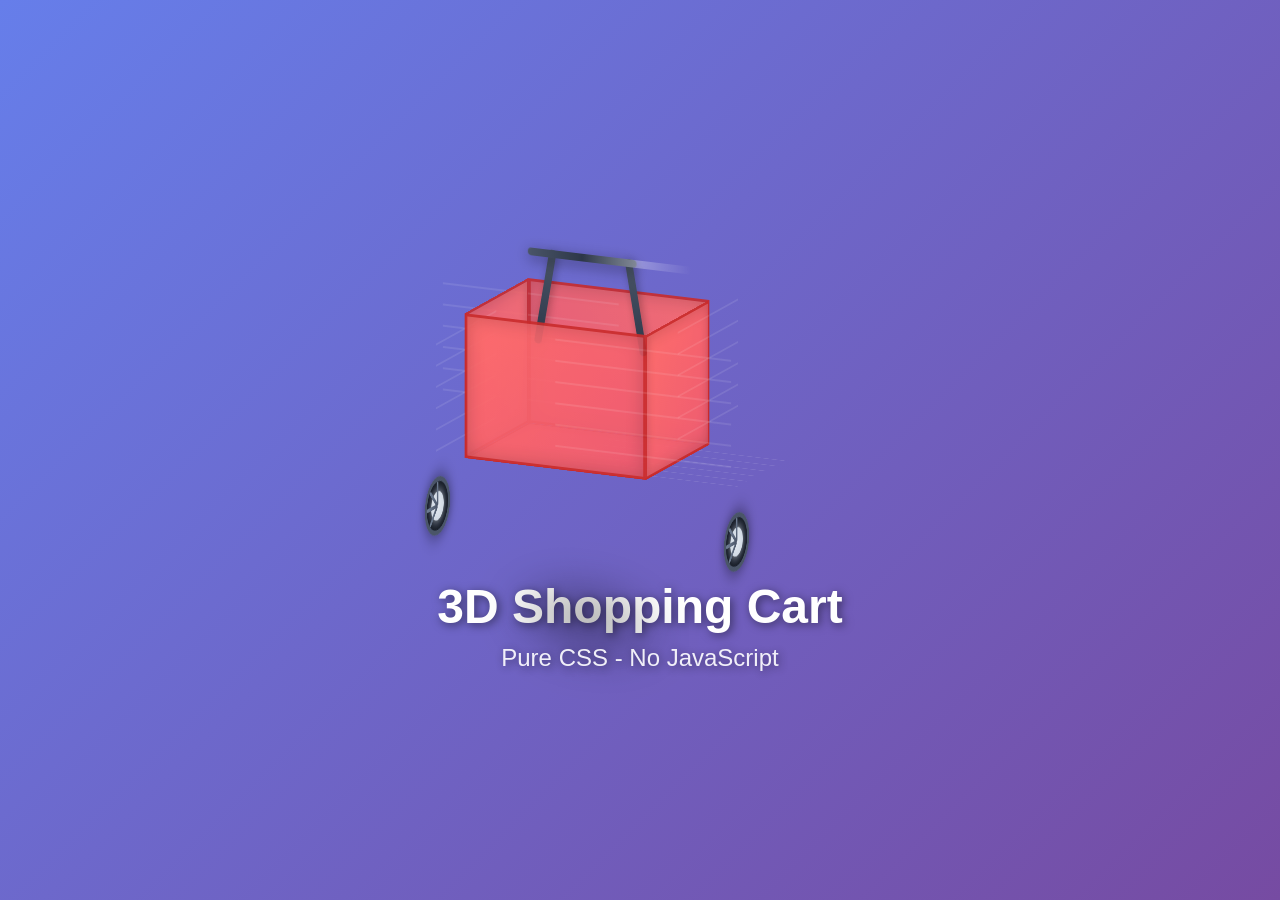
<file: Mini_Web_project/Lecture10/index.html>
<!DOCTYPE html>
<html lang="en">
<head>
    <meta charset="UTF-8">
    <meta name="viewport" content="width=device-width, initial-scale=1.0">
    <title>3D Shopping Cart - Pure CSS</title>
    <link rel="stylesheet" href="style.css">
</head>
<body>
    <div class="container">
        <div class="cart-wrapper">
            <div class="cart">
                <!-- Cart Body -->
                <div class="cart-body">
                    <div class="face front"></div>
                    <div class="face back"></div>
                    <div class="face left"></div>
                    <div class="face right"></div>
                    <div class="face bottom"></div>
                </div>
                
                <!-- Cart Handle -->
                <div class="handle">
                    <div class="handle-bar left-bar"></div>
                    <div class="handle-bar right-bar"></div>
                    <div class="handle-top"></div>
                </div>
                
                <!-- Cart Wheels -->
                <div class="wheels">
                    <div class="wheel wheel-left">
                        <div class="wheel-inner"></div>
                        <div class="spoke spoke-1"></div>
                        <div class="spoke spoke-2"></div>
                        <div class="spoke spoke-3"></div>
                        <div class="spoke spoke-4"></div>
                    </div>
                    <div class="wheel wheel-right">
                        <div class="wheel-inner"></div>
                        <div class="spoke spoke-1"></div>
                        <div class="spoke spoke-2"></div>
                        <div class="spoke spoke-3"></div>
                        <div class="spoke spoke-4"></div>
                    </div>
                </div>
            </div>
        </div>
        
        <div class="info">
            <h1>3D Shopping Cart</h1>
            <p>Pure CSS - No JavaScript</p>
        </div>
    </div>
</body>
</html>
</file>
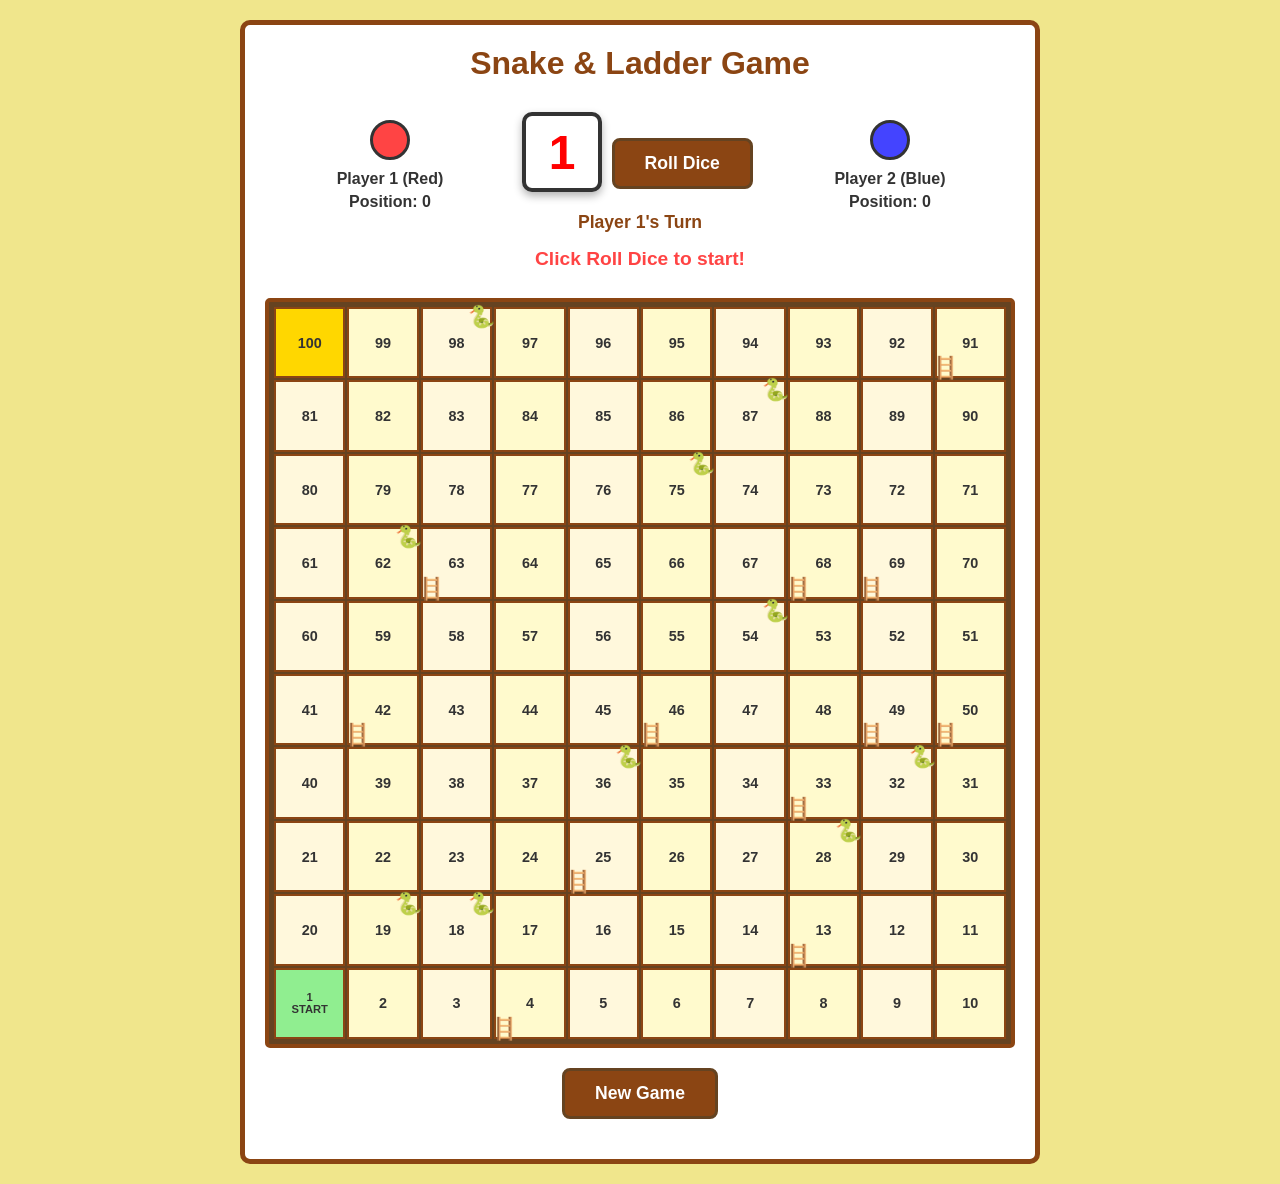
<file: Mini_Web_project/Lecture11/index.html>
<!DOCTYPE html>
<html lang="en">
<head>
    <meta charset="UTF-8">
    <meta name="viewport" content="width=device-width, initial-scale=1.0">
    <title>Snake & Ladder Game</title>
    <link rel="stylesheet" href="style.css">
</head>
<body>
    <div class="container">
        <h1>Snake & Ladder Game</h1>
        
        <div class="game-controls">
            <div class="player-section">
                <div class="player red-player">
                    <div class="player-token"></div>
                    <p>Player 1 (Red)</p>
                    <p>Position: <span id="p1-pos">0</span></p>
                </div>
                
                <div class="dice-container">
                    <div class="dice" id="dice">1</div>
                    <button class="btn" id="rollBtn">Roll Dice</button>
                    <p class="turn-info" id="turnInfo">Player 1's Turn</p>
                </div>
                
                <div class="player blue-player">
                    <div class="player-token"></div>
                    <p>Player 2 (Blue)</p>
                    <p>Position: <span id="p2-pos">0</span></p>
                </div>
            </div>
            
            <p class="message" id="message">Click Roll Dice to start!</p>
        </div>

        <div class="board">
            <!-- Row 10 (100-91) -->
            <div class="cell" data-cell="100">100</div>
            <div class="cell" data-cell="99">99</div>
            <div class="cell" data-cell="98">98<span class="snake-head">🐍</span></div>
            <div class="cell" data-cell="97">97</div>
            <div class="cell" data-cell="96">96</div>
            <div class="cell" data-cell="95">95</div>
            <div class="cell" data-cell="94">94</div>
            <div class="cell" data-cell="93">93</div>
            <div class="cell" data-cell="92">92</div>
            <div class="cell" data-cell="91">91<span class="ladder-top">🪜</span></div>

            <!-- Row 9 (81-90) -->
            <div class="cell" data-cell="81">81</div>
            <div class="cell" data-cell="82">82</div>
            <div class="cell" data-cell="83">83</div>
            <div class="cell" data-cell="84">84</div>
            <div class="cell" data-cell="85">85</div>
            <div class="cell" data-cell="86">86</div>
            <div class="cell" data-cell="87">87<span class="snake-head">🐍</span></div>
            <div class="cell" data-cell="88">88</div>
            <div class="cell" data-cell="89">89</div>
            <div class="cell" data-cell="90">90</div>

            <!-- Row 8 (80-71) -->
            <div class="cell" data-cell="80">80</div>
            <div class="cell" data-cell="79">79</div>
            <div class="cell" data-cell="78">78</div>
            <div class="cell" data-cell="77">77</div>
            <div class="cell" data-cell="76">76</div>
            <div class="cell" data-cell="75">75<span class="snake-head">🐍</span></div>
            <div class="cell" data-cell="74">74</div>
            <div class="cell" data-cell="73">73</div>
            <div class="cell" data-cell="72">72</div>
            <div class="cell" data-cell="71">71</div>

            <!-- Row 7 (61-70) -->
            <div class="cell" data-cell="61">61</div>
            <div class="cell" data-cell="62">62<span class="snake-head">🐍</span></div>
            <div class="cell" data-cell="63">63<span class="ladder-top">🪜</span></div>
            <div class="cell" data-cell="64">64</div>
            <div class="cell" data-cell="65">65</div>
            <div class="cell" data-cell="66">66</div>
            <div class="cell" data-cell="67">67</div>
            <div class="cell" data-cell="68">68<span class="ladder-bottom">🪜</span></div>
            <div class="cell" data-cell="69">69<span class="ladder-top">🪜</span></div>
            <div class="cell" data-cell="70">70</div>

            <!-- Row 6 (60-51) -->
            <div class="cell" data-cell="60">60</div>
            <div class="cell" data-cell="59">59</div>
            <div class="cell" data-cell="58">58</div>
            <div class="cell" data-cell="57">57</div>
            <div class="cell" data-cell="56">56</div>
            <div class="cell" data-cell="55">55</div>
            <div class="cell" data-cell="54">54<span class="snake-head">🐍</span></div>
            <div class="cell" data-cell="53">53</div>
            <div class="cell" data-cell="52">52</div>
            <div class="cell" data-cell="51">51</div>

            <!-- Row 5 (41-50) -->
            <div class="cell" data-cell="41">41</div>
            <div class="cell" data-cell="42">42<span class="ladder-bottom">🪜</span></div>
            <div class="cell" data-cell="43">43</div>
            <div class="cell" data-cell="44">44</div>
            <div class="cell" data-cell="45">45</div>
            <div class="cell" data-cell="46">46<span class="ladder-top">🪜</span></div>
            <div class="cell" data-cell="47">47</div>
            <div class="cell" data-cell="48">48</div>
            <div class="cell" data-cell="49">49<span class="ladder-top">🪜</span></div>
            <div class="cell" data-cell="50">50<span class="ladder-bottom">🪜</span></div>

            <!-- Row 4 (40-31) -->
            <div class="cell" data-cell="40">40</div>
            <div class="cell" data-cell="39">39</div>
            <div class="cell" data-cell="38">38</div>
            <div class="cell" data-cell="37">37</div>
            <div class="cell" data-cell="36">36<span class="snake-tail">🐍</span></div>
            <div class="cell" data-cell="35">35</div>
            <div class="cell" data-cell="34">34</div>
            <div class="cell" data-cell="33">33<span class="ladder-bottom">🪜</span></div>
            <div class="cell" data-cell="32">32<span class="snake-tail">🐍</span></div>
            <div class="cell" data-cell="31">31</div>

            <!-- Row 3 (21-30) -->
            <div class="cell" data-cell="21">21</div>
            <div class="cell" data-cell="22">22</div>
            <div class="cell" data-cell="23">23</div>
            <div class="cell" data-cell="24">24</div>
            <div class="cell" data-cell="25">25<span class="ladder-top">🪜</span></div>
            <div class="cell" data-cell="26">26</div>
            <div class="cell" data-cell="27">27</div>
            <div class="cell" data-cell="28">28<span class="snake-tail">🐍</span></div>
            <div class="cell" data-cell="29">29</div>
            <div class="cell" data-cell="30">30</div>

            <!-- Row 2 (20-11) -->
            <div class="cell" data-cell="20">20</div>
            <div class="cell" data-cell="19">19<span class="snake-tail">🐍</span></div>
            <div class="cell" data-cell="18">18<span class="snake-tail">🐍</span></div>
            <div class="cell" data-cell="17">17</div>
            <div class="cell" data-cell="16">16</div>
            <div class="cell" data-cell="15">15</div>
            <div class="cell" data-cell="14">14</div>
            <div class="cell" data-cell="13">13<span class="ladder-bottom">🪜</span></div>
            <div class="cell" data-cell="12">12</div>
            <div class="cell" data-cell="11">11</div>

            <!-- Row 1 (1-10) -->
            <div class="cell start" data-cell="1">1<br>START</div>
            <div class="cell" data-cell="2">2</div>
            <div class="cell" data-cell="3">3</div>
            <div class="cell" data-cell="4">4<span class="ladder-bottom">🪜</span></div>
            <div class="cell" data-cell="5">5</div>
            <div class="cell" data-cell="6">6</div>
            <div class="cell" data-cell="7">7</div>
            <div class="cell" data-cell="8">8</div>
            <div class="cell" data-cell="9">9</div>
            <div class="cell" data-cell="10">10</div>
        </div>

        <button class="btn reset-btn" id="resetBtn">New Game</button>
    </div>

    <script>
        let currentPlayer = 1;
        let player1Position = 0;
        let player2Position = 0;

        const snakes = {
            98: 28,
            87: 36,
            75: 32,
            54: 19,
            62: 18
        };

        const ladders = {
            4: 25,
            13: 46,
            33: 49,
            42: 63,
            50: 69,
            68: 91
        };

        const rollBtn = document.getElementById('rollBtn');
        const resetBtn = document.getElementById('resetBtn');
        const dice = document.getElementById('dice');
        const message = document.getElementById('message');
        const turnInfo = document.getElementById('turnInfo');
        const p1Pos = document.getElementById('p1-pos');
        const p2Pos = document.getElementById('p2-pos');

        rollBtn.addEventListener('click', () => {
            const diceValue = Math.floor(Math.random() * 6) + 1;
            dice.textContent = diceValue;
            
            const currentPos = currentPlayer === 1 ? player1Position : player2Position;
            let newPos = currentPos + diceValue;
            
            if (newPos > 100) {
                message.textContent = `Player ${currentPlayer} needs exactly ${100 - currentPos} to win!`;
                switchPlayer();
                return;
            }
            
            message.textContent = `Player ${currentPlayer} rolled ${diceValue}`;
            
            setTimeout(() => {
                updatePosition(newPos);
                
                if (snakes[newPos]) {
                    setTimeout(() => {
                        message.textContent = `Snake bite! Sliding down to ${snakes[newPos]}`;
                        updatePosition(snakes[newPos]);
                        checkWin();
                    }, 800);
                } else if (ladders[newPos]) {
                    setTimeout(() => {
                        message.textContent = `Ladder! Climbing up to ${ladders[newPos]}`;
                        updatePosition(ladders[newPos]);
                        checkWin();
                    }, 800);
                } else {
                    checkWin();
                }
            }, 500);
        });

        function updatePosition(pos) {
            document.querySelectorAll('.token').forEach(t => t.remove());
            
            if (currentPlayer === 1) {
                player1Position = pos;
                p1Pos.textContent = pos;
            } else {
                player2Position = pos;
                p2Pos.textContent = pos;
            }
            
            if (player1Position > 0) {
                const cell = document.querySelector(`[data-cell="${player1Position}"]`);
                const token = document.createElement('div');
                token.className = 'token red-token';
                token.textContent = '1';
                cell.appendChild(token);
            }
            
            if (player2Position > 0) {
                const cell = document.querySelector(`[data-cell="${player2Position}"]`);
                const token = document.createElement('div');
                token.className = 'token blue-token';
                token.textContent = '2';
                cell.appendChild(token);
            }
        }

        function checkWin() {
            const pos = currentPlayer === 1 ? player1Position : player2Position;
            if (pos === 100) {
                message.textContent = `🎉 Player ${currentPlayer} WINS! 🎉`;
                rollBtn.disabled = true;
            } else {
                setTimeout(switchPlayer, 1500);
            }
        }

        function switchPlayer() {
            currentPlayer = currentPlayer === 1 ? 2 : 1;
            turnInfo.textContent = `Player ${currentPlayer}'s Turn`;
        }

        resetBtn.addEventListener('click', () => {
            player1Position = 0;
            player2Position = 0;
            currentPlayer = 1;
            p1Pos.textContent = '0';
            p2Pos.textContent = '0';
            turnInfo.textContent = "Player 1's Turn";
            message.textContent = 'Click Roll Dice to start!';
            dice.textContent = '1';
            rollBtn.disabled = false;
            document.querySelectorAll('.token').forEach(t => t.remove());
        });
    </script>
</body>
</html>
</file>
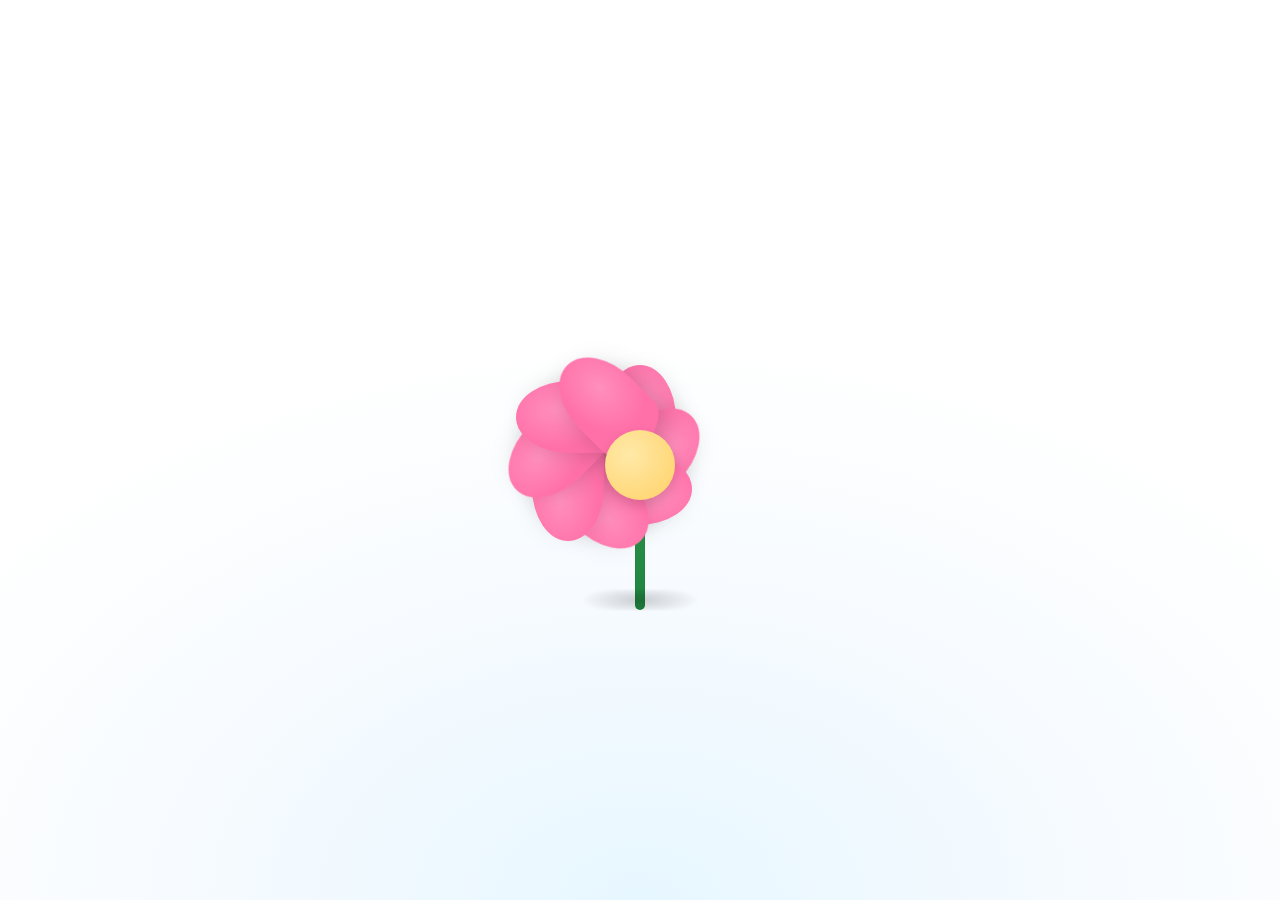
<file: Mini_Web_project/Lecture12/index.html>
<!DOCTYPE html>
<html lang="en">
  <head>
    <meta charset="UTF-8" />
    <meta name="viewport" content="width=device-width, initial-scale=1" />
    <title>Animated Blossoming Flower</title>
    <link rel="stylesheet" href="style.css" />
  </head>
  <body>
    <div class="page">
      <div class="flower" aria-label="animated blossoming flower">
        <div class="stem" aria-hidden="true"></div>

        <div class="petals" aria-hidden="true">
          <span class="petal" style="--i: 0"></span>
          <span class="petal" style="--i: 1"></span>
          <span class="petal" style="--i: 2"></span>
          <span class="petal" style="--i: 3"></span>
          <span class="petal" style="--i: 4"></span>
          <span class="petal" style="--i: 5"></span>
          <span class="petal" style="--i: 6"></span>
          <span class="petal" style="--i: 7"></span>
        </div>

        <div class="center" aria-hidden="true"></div>
        <div class="shadow" aria-hidden="true"></div>
      </div>
    </div>
  </body>
  
</html>
</file>
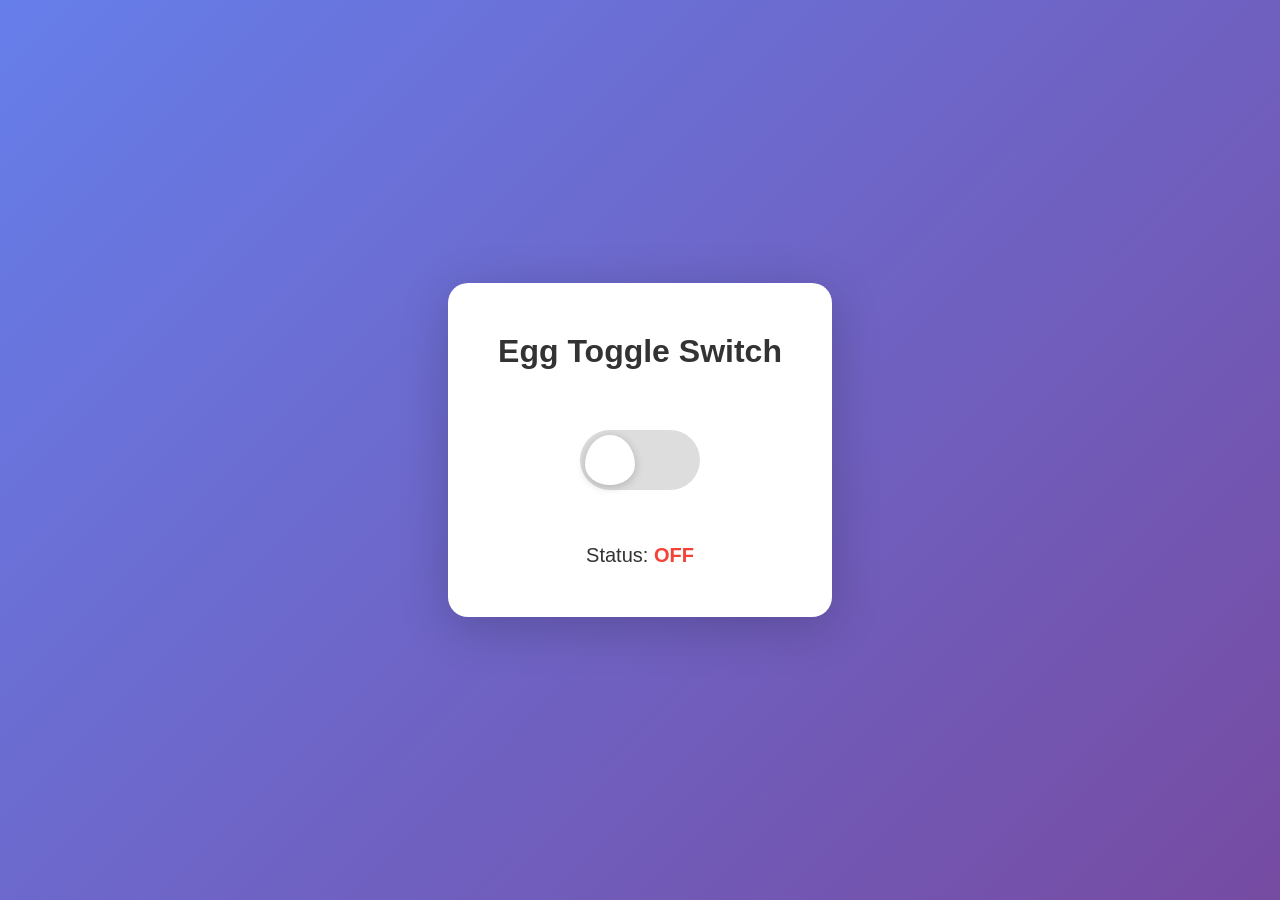
<file: Mini_Web_project/Lecture13/index.html>
<!DOCTYPE html>
<html lang="en">
<head>
    <meta charset="UTF-8">
    <meta name="viewport" content="width=device-width, initial-scale=1.0">
    <title>Egg Toggle Switch</title>
    <link rel="stylesheet" href="style.css">
</head>
<body>
    <div class="container">
        <h1>Egg Toggle Switch</h1>
        
        <div class="toggle-wrapper">
            <input type="checkbox" id="toggle" class="toggle-checkbox">
            <label for="toggle" class="toggle-label">
                <span class="egg"></span>
            </label>
        </div>
        
        <p class="status">Status: <span id="status-text">OFF</span></p>
    </div>

    <script>
        // Simple JavaScript to update status text
        const toggle = document.getElementById('toggle');
        const statusText = document.getElementById('status-text');
        
        toggle.addEventListener('change', function() {
            if(this.checked) {
                statusText.textContent = 'ON';
                statusText.style.color = '#4CAF50';
            } else {
                statusText.textContent = 'OFF';
                statusText.style.color = '#f44336';
            }
        });
    </script>
</body>
</html>
</file>
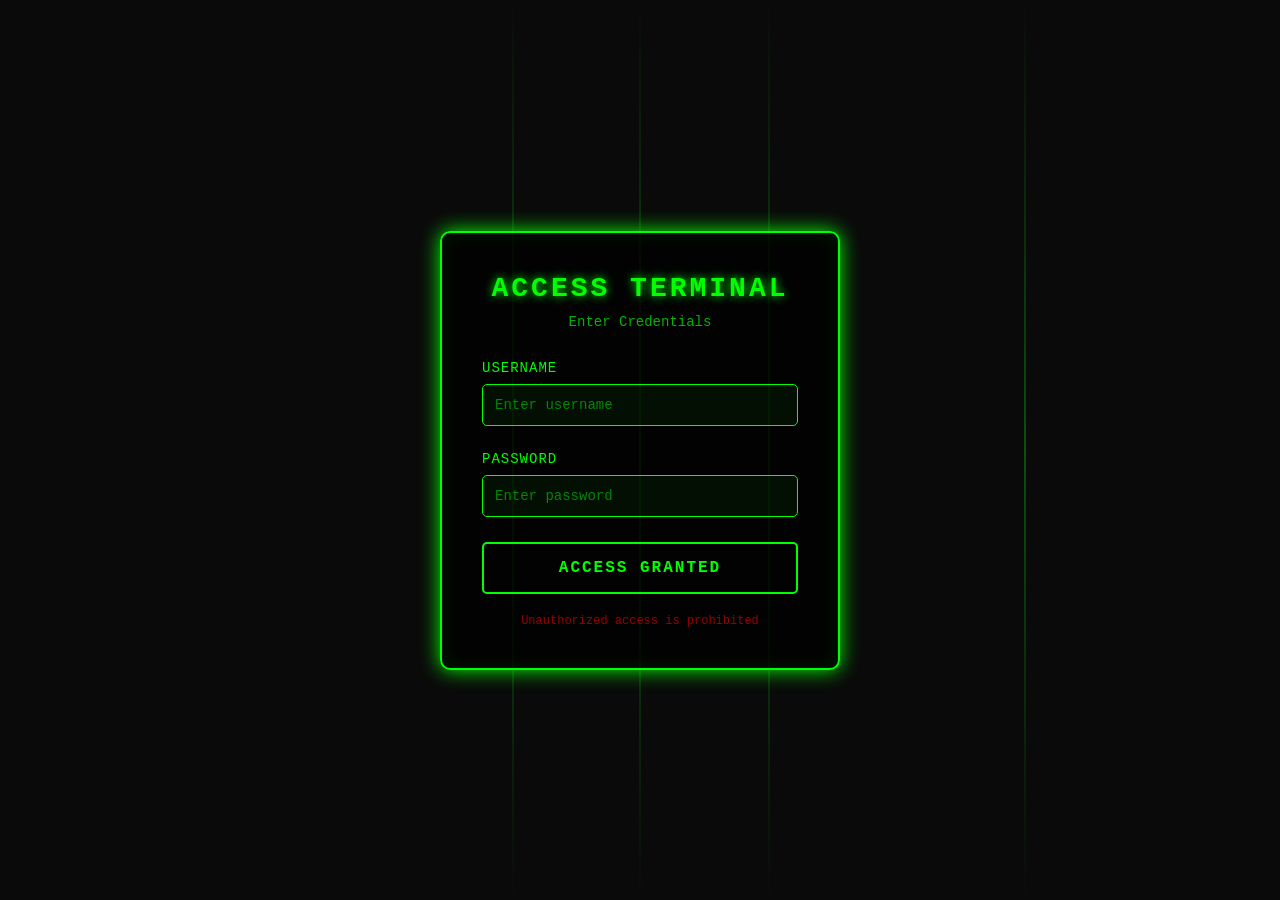
<file: Mini_Web_project/lecture14/index.html>
<!DOCTYPE html>
<html lang="en">
<head>
    <meta charset="UTF-8">
    <meta name="viewport" content="width=device-width, initial-scale=1.0">
    <title>Hacker Login</title>
    <link rel="stylesheet" href="style.css">
</head>
<body>
    <div class="container">
        <div class="login-box">
            <h1>ACCESS TERMINAL</h1>
            <p class="subtitle">Enter Credentials</p>
            
            <form>
                <div class="input-group">
                    <label for="username">Username</label>
                    <input type="text" id="username" placeholder="Enter username" required>
                </div>
                
                <div class="input-group">
                    <label for="password">Password</label>
                    <input type="password" id="password" placeholder="Enter password" required>
                </div>
                
                <button type="submit" class="login-btn">ACCESS GRANTED</button>
            </form>
            
            <p class="footer-text">Unauthorized access is prohibited</p>
        </div>
        
        <!-- Animated background lines -->
        <div class="line"></div>
        <div class="line"></div>
        <div class="line"></div>
        <div class="line"></div>
    </div>
</body>
</html>
</file>
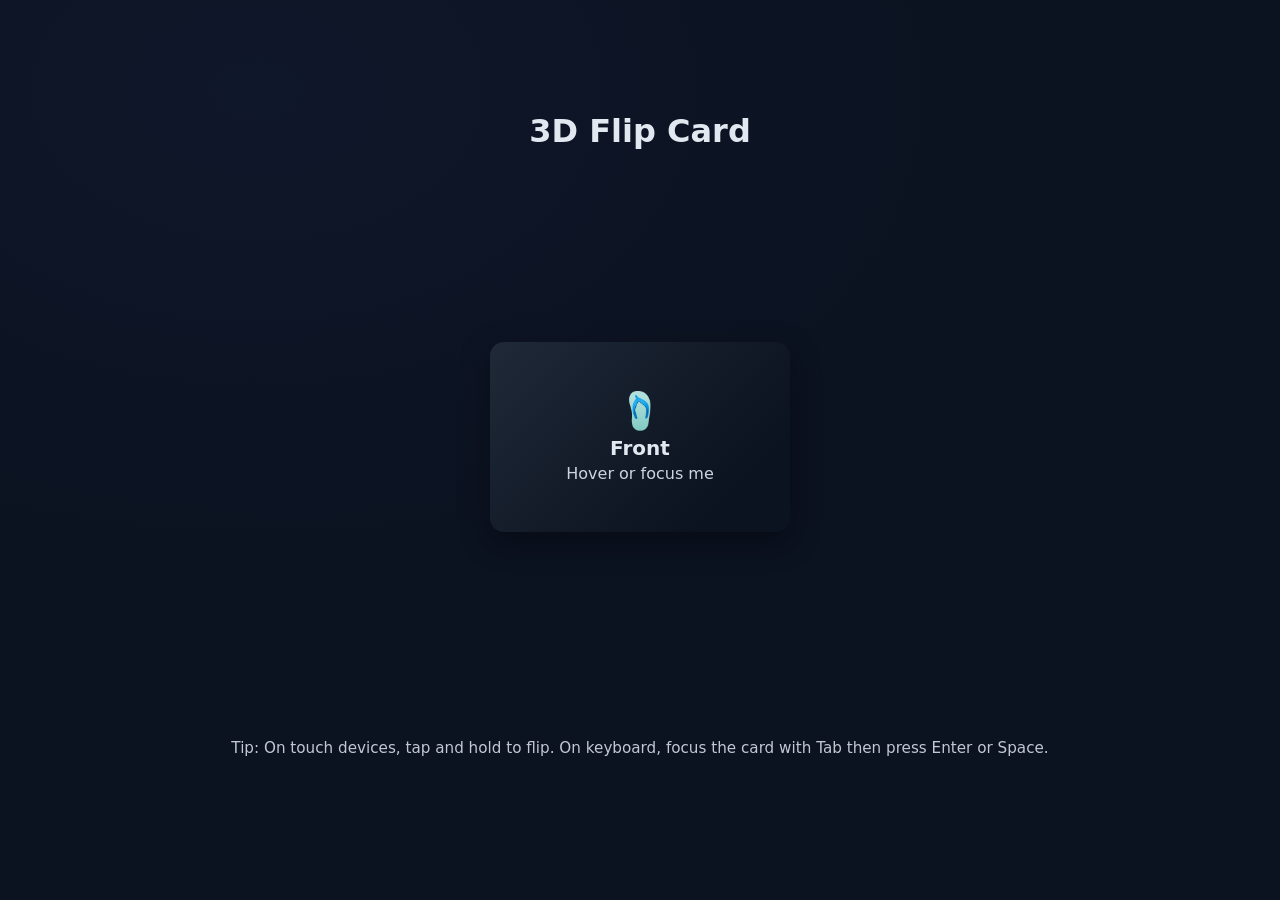
<file: Mini_Web_project/Lecture8/index.html>
<!doctype html>
<html lang="en">
	<head>
		<meta charset="utf-8" />
		<meta name="viewport" content="width=device-width, initial-scale=1" />
		<title>Flip-Flop - 3D Card (Pure CSS)</title>
		<link rel="stylesheet" href="./style.css" />
	</head>
	<body>
		<main class="page">
			<h1>3D Flip Card</h1>
			<div class="scene" aria-label="3D flip card example">
				<div class="card" tabindex="0" aria-live="polite">
					<div class="card__face card__face--front">
						<div class="card__content">
							<div class="card__emoji" aria-hidden="true">🩴</div>
							<h2>Front</h2>
							<p>Hover or focus me</p>
						</div>
					</div>
					<div class="card__face card__face--back">
						<div class="card__content">
							<h2>Back</h2>
							<p>Pure CSS 3D flip</p>
							<small>ANUBHAV YADAV</small>
						</div>
					</div>
				</div>
			</div>

			<p class="hint">
				Tip: On touch devices, tap and hold to flip. On keyboard, focus the card
				with Tab then press Enter or Space.
			</p>
		</main>
	</body>
	</html>
</file>
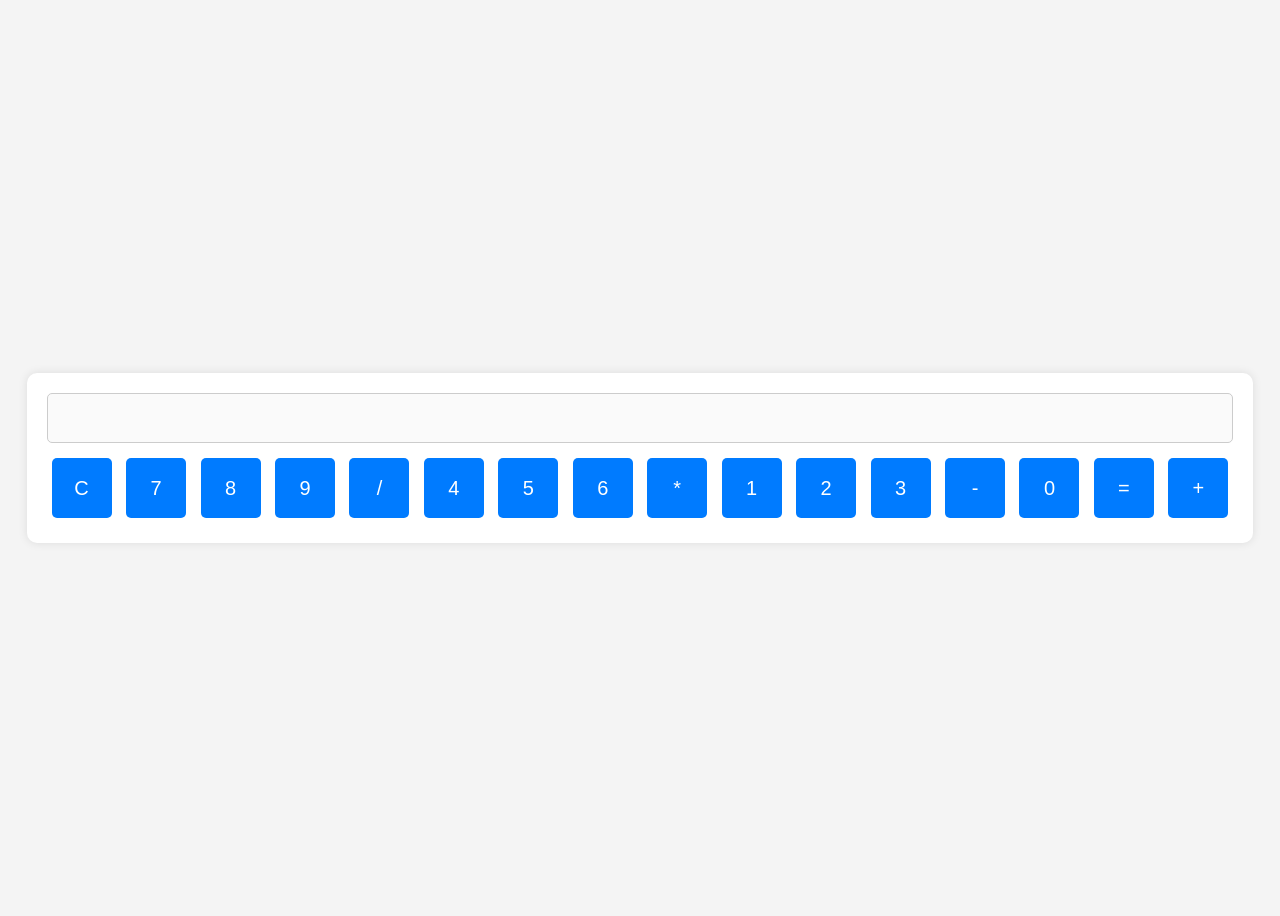
<file: Mini_Web_project/Project1/index.html>
<!DOCTYPE html>
<html lang="en">
<head>
    <meta charset="UTF-8">
    <meta name="viewport" content="width=device-width, initial-scale=1.0">
    <link rel="stylesheet" href="style.css">

    <title>Simple Calculator</title>
</head>
<body>
    <div class="calculator">
        <input type="text" id="display" disabled>
        <div class="buttons">
            <button onclick="clearDisplay()">C</button>
            <button onclick="appendToDisplay('7')">7</button>
            <button onclick="appendToDisplay('8')">8</button>
            <button onclick="appendToDisplay('9')">9</button>
            <button onclick="appendToDisplay('/')">/</button>
            <button onclick="appendToDisplay('4')">4</button>
            <button onclick="appendToDisplay('5')">5</button>
            <button onclick="appendToDisplay('6')">6</button>
            <button onclick="appendToDisplay('*')">*</button>
            <button onclick="appendToDisplay('1')">1</button>
            <button onclick="appendToDisplay('2')">2</button>
            <button onclick="appendToDisplay('3')">3</button>
            <button onclick="appendToDisplay('-')">-</button>
            <button onclick="appendToDisplay('0')">0</button>
            <button onclick="calculateResult()">=</button>
            <button onclick="appendToDisplay('+')">+</button>
        </div>
    </div>
    <script src="script.js"></script>
</body>
</html>
</file>
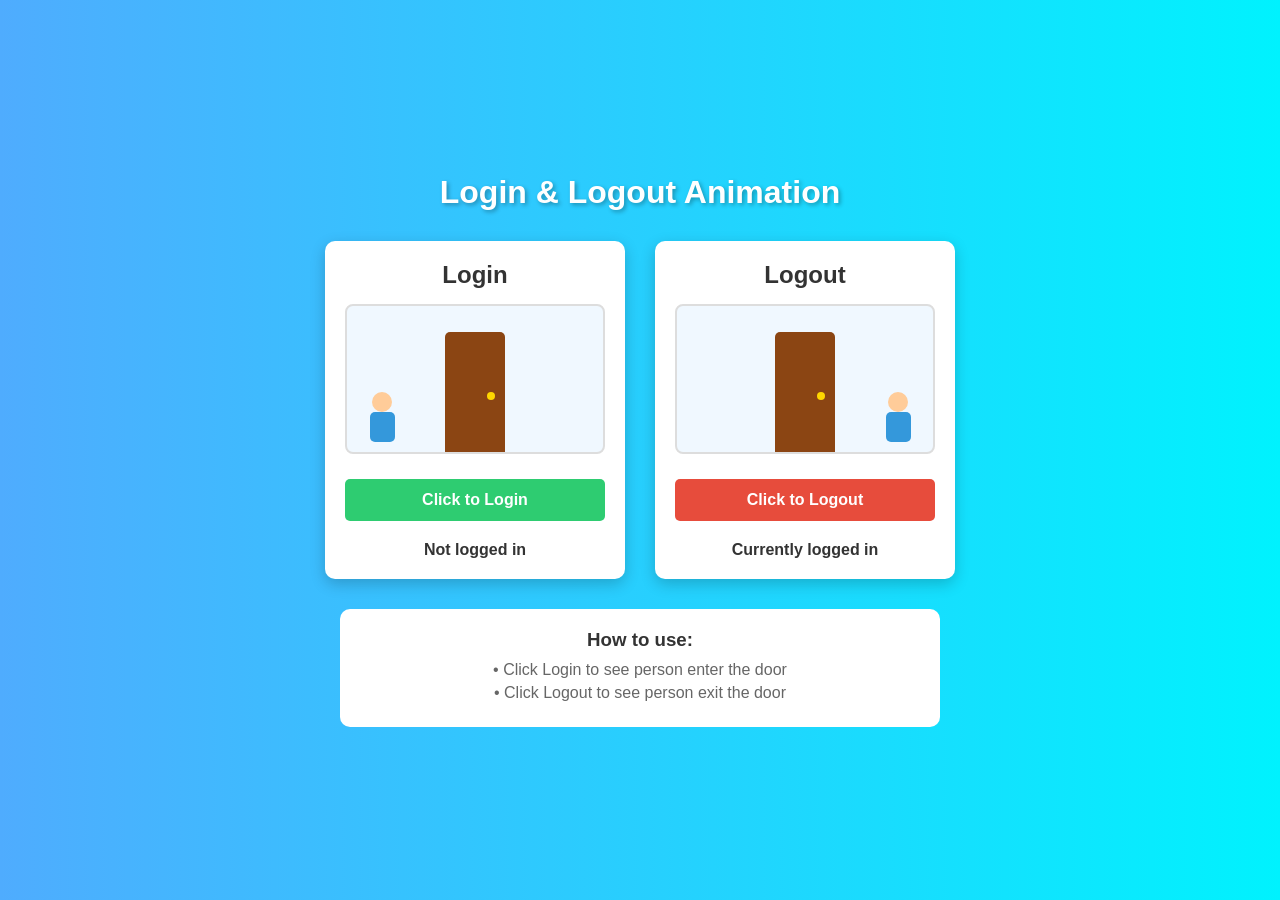
<file: Mini_Web_project/Project16/index.html>
<!DOCTYPE html>
<html lang="en">
<head>
    <meta charset="UTF-8">
    <meta name="viewport" content="width=device-width, initial-scale=1.0">
    <title>Simple Login/Logout Animation</title>
    <link rel="stylesheet" href="style.css">
</head>
<body>
    <div class="container">
        <h1>Login & Logout Animation</h1>
        
        <div class="button-container">
            <!-- Login Section -->
            <div class="login-section">
                <h2>Login</h2>
                <div class="scene">
                    <div class="door"></div>
                    <div class="person"></div>
                </div>
                <button class="login-btn">Click to Login</button>
                <p class="status">Not logged in</p>
            </div>
            
            <!-- Logout Section -->
            <div class="logout-section">
                <h2>Logout</h2>
                <div class="scene">
                    <div class="door"></div>
                    <div class="person"></div>
                </div>
                <button class="logout-btn">Click to Logout</button>
                <p class="status">Currently logged in</p>
            </div>
        </div>
        
        <div class="instructions">
            <h3>How to use:</h3>
            <p>• Click Login to see person enter the door</p>
            <p>• Click Logout to see person exit the door</p>
        </div>
    </div>

    <script>
        
        const loginBtn = document.querySelector('.login-btn');
        const logoutBtn = document.querySelector('.logout-btn');
        const loginScene = document.querySelector('.login-section .scene');
        const logoutScene = document.querySelector('.logout-section .scene');
        const loginStatus = document.querySelector('.login-section .status');
        const logoutStatus = document.querySelector('.logout-section .status');
        
        let isLoggedIn = false;
        
        
        loginBtn.addEventListener('click', function() {
            if (!isLoggedIn) {
        
                loginScene.classList.add('login-animation');
                
            
                loginStatus.textContent = 'Logging in...';
                logoutStatus.textContent = 'Currently logged in';
                
                
                setTimeout(() => {
                    isLoggedIn = true;
                    loginStatus.textContent = 'Logged in!';
                }, 1500);
            }
        });
        
        logoutBtn.addEventListener('click', function() {
            if (isLoggedIn) {
            
                logoutScene.classList.add('logout-animation');
                
    
                logoutStatus.textContent = 'Logging out...';
                loginStatus.textContent = 'Not logged in';
                
                
                setTimeout(() => {
                    isLoggedIn = false;
                    logoutStatus.textContent = 'Logged out!';
                }, 1500);
            }
        });
    </script>
</body>
</html>
</file>
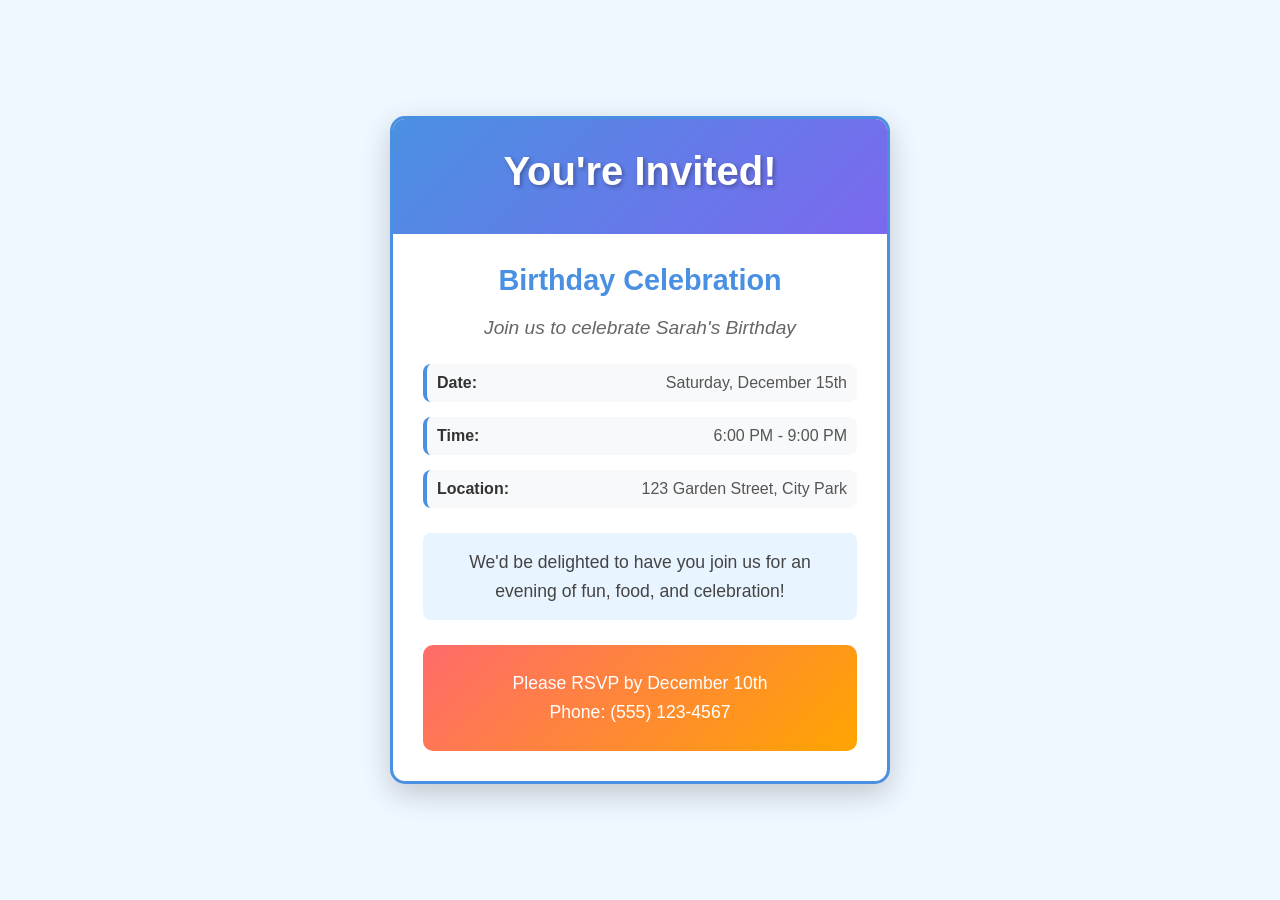
<file: Mini_Web_project/project17/index.html>
<!DOCTYPE html>
<html lang="en">
<head>
    <meta charset="UTF-8">
    <meta name="viewport" content="width=device-width, initial-scale=1.0">
    <title>Invitation Card</title>
    <link rel="stylesheet" href="style.css">
</head>
<body>
    <div class="invitation-card">
        <div class="card-header">
            <h1>You're Invited!</h1>
        </div>
        
        <div class="card-content">
            <h2>Birthday Celebration</h2>
            <p class="celebrant">Join us to celebrate Sarah's Birthday</p>
            
            <div class="details">
                <div class="detail-item">
                    <span class="label">Date:</span>
                    <span class="value">Saturday, December 15th</span>
                </div>
                
                <div class="detail-item">
                    <span class="label">Time:</span>
                    <span class="value">6:00 PM - 9:00 PM</span>
                </div>
                
                <div class="detail-item">
                    <span class="label">Location:</span>
                    <span class="value">123 Garden Street, City Park</span>
                </div>
            </div>
            
            <p class="message">We'd be delighted to have you join us for an evening of fun, food, and celebration!</p>
            
            <div class="rsvp">
                <p>Please RSVP by December 10th</p>
                <p>Phone: (555) 123-4567</p>
            </div>
        </div>
    </div>
</body>
</html>
</file>
<file: Mini_Web_project/Lecture10/style.css>
/* ===================================
   STEP 1: Reset & Base Styles
   =================================== */
* {
    margin: 0;
    padding: 0;
    box-sizing: border-box;
}

body {
    font-family: 'Segoe UI', Tahoma, Geneva, Verdana, sans-serif;
    min-height: 100vh;
    display: flex;
    justify-content: center;
    align-items: center;
    background: linear-gradient(135deg, #667eea 0%, #764ba2 100%);
    perspective: 1200px;
    overflow: hidden;
}

/* ===================================
   STEP 2: Container & Layout
   =================================== */
.container {
    text-align: center;
    position: relative;
}

.cart-wrapper {
    margin-bottom: 50px;
    animation: float 3s ease-in-out infinite;
}

/* ===================================
   STEP 3: 3D Cart Setup
   =================================== */
.cart {
    position: relative;
    width: 300px;
    height: 300px;
    transform-style: preserve-3d;
    transform: rotateX(-15deg) rotateY(-25deg);
    animation: rotate3d 20s linear infinite;
}

/* ===================================
   STEP 4: Cart Body (Main Container)
   =================================== */
.cart-body {
    position: absolute;
    width: 200px;
    height: 150px;
    top: 50%;
    left: 50%;
    transform-style: preserve-3d;
    transform: translate(-50%, -50%);
}

/* ===================================
   STEP 5: Cart Faces (3D Cube Sides)
   =================================== */
.face {
    position: absolute;
    width: 200px;
    height: 150px;
    background: linear-gradient(135deg, #ff6b6b 0%, #ee5a6f 100%);
    border: 3px solid #c92a2a;
    opacity: 0.9;
    box-shadow: inset 0 0 20px rgba(0, 0, 0, 0.2);
}

.face.front {
    transform: translateZ(75px);
}

.face.back {
    transform: translateZ(-75px) rotateY(180deg);
}

.face.left {
    width: 150px;
    transform: translateX(-75px) rotateY(-90deg);
}

.face.right {
    width: 150px;
    transform: translateX(125px) rotateY(90deg);
}

.face.bottom {
    transform: translateY(75px) rotateX(-90deg);
}

/* Add grid pattern to faces */
.face::before {
    content: '';
    position: absolute;
    width: 100%;
    height: 100%;
    background: repeating-linear-gradient(
        0deg,
        transparent,
        transparent 20px,
        rgba(255, 255, 255, 0.1) 20px,
        rgba(255, 255, 255, 0.1) 22px
    );
}

/* ===================================
   STEP 6: Cart Handle
   =================================== */
.handle {
    position: absolute;
    top: 20px;
    left: 50%;
    transform: translateX(-50%);
    transform-style: preserve-3d;
}

.handle-bar {
    position: absolute;
    width: 8px;
    height: 100px;
    background: linear-gradient(180deg, #4a5568 0%, #2d3748 100%);
    border-radius: 4px;
    box-shadow: 2px 2px 10px rgba(0, 0, 0, 0.3);
}

.handle-bar.left-bar {
    transform: translateX(-50px) rotateZ(10deg);
}

.handle-bar.right-bar {
    transform: translateX(50px) rotateZ(-10deg);
}

.handle-top {
    position: absolute;
    width: 120px;
    height: 8px;
    top: -5px;
    left: -56px;
    background: linear-gradient(90deg, #4a5568 0%, #2d3748 50%, #4a5568 100%);
    border-radius: 20px;
    box-shadow: 0 4px 15px rgba(0, 0, 0, 0.4);
    transform: translateZ(20px);
}

.handle-top::before {
    content: '';
    position: absolute;
    width: 100%;
    height: 100%;
    background: linear-gradient(90deg, transparent 0%, rgba(255, 255, 255, 0.3) 50%, transparent 100%);
    border-radius: 20px;
}

/* ===================================
   STEP 7: Cart Wheels
   =================================== */
.wheels {
    position: absolute;
    width: 100%;
    bottom: 30px;
    transform-style: preserve-3d;
}

.wheel {
    position: absolute;
    width: 60px;
    height: 60px;
    border-radius: 50%;
    background: radial-gradient(circle, #2d3748 0%, #1a202c 100%);
    border: 5px solid #4a5568;
    transform-style: preserve-3d;
    animation: wheelRotate 2s linear infinite;
    box-shadow: 
        0 0 20px rgba(0, 0, 0, 0.5),
        inset 0 0 10px rgba(0, 0, 0, 0.5);
}

.wheel-left {
    left: 30px;
    transform: rotateY(-90deg) translateZ(75px);
}

.wheel-right {
    right: 30px;
    transform: rotateY(-90deg) translateZ(-75px);
}

.wheel-inner {
    position: absolute;
    width: 30px;
    height: 30px;
    top: 50%;
    left: 50%;
    transform: translate(-50%, -50%);
    background: radial-gradient(circle, #e2e8f0 0%, #cbd5e0 100%);
    border-radius: 50%;
    box-shadow: 0 0 10px rgba(255, 255, 255, 0.5);
}

/* ===================================
   STEP 8: Wheel Spokes
   =================================== */
.spoke {
    position: absolute;
    width: 4px;
    height: 50%;
    background: linear-gradient(180deg, #718096 0%, #4a5568 100%);
    top: 0;
    left: 50%;
    transform-origin: bottom center;
    border-radius: 2px;
}

.spoke-1 {
    transform: translateX(-50%) rotate(0deg);
}

.spoke-2 {
    transform: translateX(-50%) rotate(45deg);
}

.spoke-3 {
    transform: translateX(-50%) rotate(90deg);
}

.spoke-4 {
    transform: translateX(-50%) rotate(135deg);
}

/* ===================================
   STEP 9: Information Section
   =================================== */
.info {
    color: white;
    text-shadow: 2px 2px 10px rgba(0, 0, 0, 0.5);
}

.info h1 {
    font-size: 3rem;
    margin-bottom: 10px;
    animation: glow 2s ease-in-out infinite;
}

.info p {
    font-size: 1.5rem;
    opacity: 0.9;
}

/* ===================================
   STEP 10: Animations
   =================================== */

/* Floating animation */
@keyframes float {
    0%, 100% {
        transform: translateY(0px);
    }
    50% {
        transform: translateY(-20px);
    }
}

/* 3D rotation animation */
@keyframes rotate3d {
    0% {
        transform: rotateX(-15deg) rotateY(-25deg);
    }
    25% {
        transform: rotateX(-15deg) rotateY(45deg);
    }
    50% {
        transform: rotateX(-15deg) rotateY(115deg);
    }
    75% {
        transform: rotateX(-15deg) rotateY(185deg);
    }
    100% {
        transform: rotateX(-15deg) rotateY(335deg);
    }
}

/* Wheel rotation animation */
@keyframes wheelRotate {
    0% {
        transform: rotateY(-90deg) translateZ(75px) rotateZ(0deg);
    }
    100% {
        transform: rotateY(-90deg) translateZ(75px) rotateZ(360deg);
    }
}

/* Text glow animation */
@keyframes glow {
    0%, 100% {
        text-shadow: 
            0 0 10px rgba(255, 255, 255, 0.5),
            0 0 20px rgba(255, 255, 255, 0.3),
            0 0 30px rgba(255, 107, 107, 0.5);
    }
    50% {
        text-shadow: 
            0 0 20px rgba(255, 255, 255, 0.8),
            0 0 30px rgba(255, 255, 255, 0.5),
            0 0 40px rgba(255, 107, 107, 0.8);
    }
}

/* ===================================
   STEP 11: Hover Effects
   =================================== */
.cart-wrapper:hover .cart {
    animation-play-state: paused;
}

.cart-wrapper:hover {
    animation-play-state: paused;
    transform: translateY(-30px) scale(1.1);
    transition: all 0.5s ease;
}

/* ===================================
   STEP 12: Responsive Design
   =================================== */
@media (max-width: 768px) {
    .cart {
        width: 200px;
        height: 200px;
    }
    
    .cart-body {
        width: 150px;
        height: 100px;
    }
    
    .face {
        width: 150px;
        height: 100px;
    }
    
    .face.front {
        transform: translateZ(50px);
    }
    
    .face.back {
        transform: translateZ(-50px) rotateY(180deg);
    }
    
    .face.left {
        width: 100px;
        transform: translateX(-50px) rotateY(-90deg);
    }
    
    .face.right {
        width: 100px;
        transform: translateX(100px) rotateY(90deg);
    }
    
    .face.bottom {
        transform: translateY(50px) rotateX(-90deg);
    }
    
    .info h1 {
        font-size: 2rem;
    }
    
    .info p {
        font-size: 1rem;
    }
}

/* ===================================
   STEP 13: Additional Shadow Effects
   =================================== */
.cart::after {
    content: '';
    position: absolute;
    width: 200px;
    height: 100px;
    background: radial-gradient(ellipse, rgba(0, 0, 0, 0.4) 0%, transparent 70%);
    bottom: -150px;
    left: 50%;
    transform: translateX(-50%);
    filter: blur(20px);
    animation: shadowPulse 3s ease-in-out infinite;
}

@keyframes shadowPulse {
    0%, 100% {
        transform: translateX(-50%) scale(1);
        opacity: 0.6;
    }
    50% {
        transform: translateX(-50%) scale(1.2);
        opacity: 0.4;
    }
}
</file>
<file: Mini_Web_project/Lecture11/style.css>
* {
    margin: 0;
    padding: 0;
    box-sizing: border-box;
}

body {
    font-family: Arial, sans-serif;
    background: #f0e68c;
    min-height: 100vh;
    display: flex;
    justify-content: center;
    align-items: center;
    padding: 20px;
}

.container {
    background: white;
    border: 5px solid #8B4513;
    border-radius: 10px;
    padding: 20px;
    max-width: 800px;
    width: 100%;
}

h1 {
    text-align: center;
    color: #8B4513;
    margin-bottom: 20px;
    font-size: 2em;
    font-weight: bold;
}

.game-controls {
    margin-bottom: 20px;
}

.player-section {
    display: flex;
    justify-content: space-between;
    align-items: center;
    margin-bottom: 15px;
}

.player {
    text-align: center;
    flex: 1;
}

.player-token {
    width: 40px;
    height: 40px;
    border-radius: 50%;
    margin: 0 auto 10px;
    border: 3px solid #333;
}

.red-player .player-token {
    background: #ff4444;
}

.blue-player .player-token {
    background: #4444ff;
}

.player p {
    margin: 5px 0;
    font-weight: bold;
    color: #333;
}

.dice-container {
    text-align: center;
    flex: 1;
}

.dice {
    width: 80px;
    height: 80px;
    background: white;
    border: 4px solid #333;
    border-radius: 10px;
    display: inline-flex;
    justify-content: center;
    align-items: center;
    font-size: 3em;
    font-weight: bold;
    color: #ff0000;
    margin: 10px auto;
    box-shadow: 0 4px 8px rgba(0, 0, 0, 0.3);
}

.btn {
    padding: 12px 30px;
    font-size: 1.1em;
    font-weight: bold;
    color: white;
    background: #8B4513;
    border: 3px solid #654321;
    border-radius: 8px;
    cursor: pointer;
    margin: 10px 5px;
    transition: all 0.2s;
}

.btn:hover {
    background: #654321;
    transform: scale(1.05);
}

.btn:active {
    transform: scale(0.98);
}

.btn:disabled {
    opacity: 0.5;
    cursor: not-allowed;
}

.turn-info {
    margin-top: 10px;
    font-weight: bold;
    color: #8B4513;
    font-size: 1.1em;
}

.message {
    text-align: center;
    font-size: 1.2em;
    font-weight: bold;
    color: #ff4444;
    min-height: 30px;
    margin: 10px 0;
}

.board {
    display: grid;
    grid-template-columns: repeat(10, 1fr);
    gap: 2px;
    background: #654321;
    padding: 5px;
    border: 4px solid #8B4513;
    border-radius: 5px;
    margin: 20px auto;
}

.cell {
    aspect-ratio: 1;
    background: #fffacd;
    border: 2px solid #8B4513;
    display: flex;
    justify-content: center;
    align-items: center;
    font-weight: bold;
    color: #333;
    font-size: 0.9em;
    position: relative;
    text-align: center;
}

.cell:nth-child(odd) {
    background: #fff8dc;
}

.cell.start {
    background: #90EE90;
    font-weight: bold;
    font-size: 0.7em;
}

.cell[data-cell="100"] {
    background: #FFD700;
    font-weight: bold;
}

.snake-head, .snake-tail {
    position: absolute;
    top: -5px;
    right: -5px;
    font-size: 1.5em;
}

.ladder-bottom, .ladder-top {
    position: absolute;
    bottom: -5px;
    left: -5px;
    font-size: 1.5em;
}

.token {
    position: absolute;
    width: 30px;
    height: 30px;
    border-radius: 50%;
    border: 3px solid #333;
    display: flex;
    justify-content: center;
    align-items: center;
    font-weight: bold;
    color: white;
    font-size: 1em;
    box-shadow: 0 2px 5px rgba(0, 0, 0, 0.3);
    z-index: 10;
}

.red-token {
    background: #ff4444;
    top: 5px;
    left: 5px;
}

.blue-token {
    background: #4444ff;
    bottom: 5px;
    right: 5px;
}

.reset-btn {
    display: block;
    margin: 20px auto;
}

@media (max-width: 768px) {
    h1 {
        font-size: 1.5em;
    }
    
    .player-section {
        flex-direction: column;
        gap: 15px;
    }
    
    .cell {
        font-size: 0.7em;
    }
    
    .dice {
        width: 60px;
        height: 60px;
        font-size: 2em;
    }
    
    .token {
        width: 25px;
        height: 25px;
        font-size: 0.8em;
    }
}

@media (max-width: 480px) {
    .container {
        padding: 10px;
    }
    
    h1 {
        font-size: 1.2em;
    }
    
    .cell {
        font-size: 0.6em;
    }
    
    .btn {
        padding: 10px 20px;
        font-size: 1em;
    }
}
</file>
<file: Mini_Web_project/Lecture12/style.css>
:root {
  --bg: radial-gradient(1200px 800px at 50% 100%, #e7f7ff 0%, #f7fbff 40%, #ffffff 70%);
  --petal: #ff6fa8;
  --petal-2: #ff8fbc;
  --center: #ffd166;
  --stem: #2e9d4d;
  --leaf: #39b36d;
}

* { box-sizing: border-box; }

html, body {
  height: 100%;
}

body {
  margin: 0;
  font-family: system-ui, -apple-system, Segoe UI, Roboto, Arial, sans-serif;
  background: var(--bg);
}

.page {
  min-height: 100dvh;
  display: grid;
  place-items: center;
  overflow: hidden;
}

.flower {
  position: relative;
  width: 220px;
  height: 320px;
  display: grid;
  place-items: center;
  animation: sway 6s ease-in-out infinite;
}

/* Stem */
.stem {
  position: absolute;
  bottom: 0;
  width: 10px;
  height: 0;
  background: linear-gradient(#2e9d4d, #208340);
  border-radius: 20px;
  transform-origin: bottom center;
  animation: grow 1.4s 0.1s ease-out forwards;
  box-shadow: 0 0 0 1px rgba(0,0,0,0.04) inset;
}

/* Petals */
.petals {
  position: absolute;
  bottom: 110px;
  width: 160px;
  height: 160px;
}

.petal {
  --count: 8;
  --turn: calc(360deg / var(--count));
  --angle: calc(var(--i) * var(--turn));
  position: absolute;
  left: 50%;
  top: 50%;
  width: 72px;
  height: 110px;
  transform-origin: 0 80%;
  transform: translate(-50%, -50%) rotate(var(--angle)) scale(0.1);
  border-radius: 60px 60px 60px 60px / 90px 90px 40px 40px;
  background: radial-gradient(60px 80px at 60% 35%, var(--petal-2), var(--petal) 65%);
  filter: drop-shadow(0 10px 12px rgba(0,0,0,0.15));
  opacity: 0;
  animation: bloom 900ms cubic-bezier(.12,.62,.22,1.15) forwards;
  animation-delay: calc(250ms + var(--i) * 110ms);
}

/* Flower center */
.center {
  position: absolute;
  bottom: 110px;
  width: 70px;
  height: 70px;
  border-radius: 50%;
  background: radial-gradient(circle at 35% 35%, #ffe9a8, var(--center));
  box-shadow: 0 6px 12px rgba(0,0,0,0.14);
  transform: translateY(20px) scale(0.2);
  opacity: 0;
  animation: pop 700ms 1.2s ease-out forwards;
}

/* Ground shadow */
.shadow {
  position: absolute;
  bottom: 0;
  width: 140px;
  height: 20px;
  background: radial-gradient(60% 100% at 50% 50%, rgba(0,0,0,0.18), rgba(0,0,0,0) 70%);
  filter: blur(1px);
  transform: scaleX(0.1);
  opacity: 0;
  animation: appear 600ms 1.2s ease-out forwards;
}

/* Keyframes */
@keyframes grow {
  from { height: 0; }
  to { height: 160px; }
}

@keyframes bloom {
  0% { opacity: 0; transform: translate(-50%, -50%) rotate(var(--angle)) scale(0.1); }
  60% { opacity: 1; transform: translate(-50%, -50%) rotate(calc(var(--angle) + 6deg)) scale(1.06); }
  100% { opacity: 1; transform: translate(-50%, -50%) rotate(var(--angle)) scale(1); }
}

@keyframes pop {
  0% { opacity: 0; transform: translateY(20px) scale(0.2); }
  70% { opacity: 1; transform: translateY(-3px) scale(1.06); }
  100% { opacity: 1; transform: translateY(0) scale(1); }
}

@keyframes appear {
  from { opacity: 0; transform: scaleX(0.1); }
  to { opacity: 1; transform: scaleX(1); }
}

@keyframes sway {
  0%, 100% { transform: rotate(-1deg); }
  50% { transform: rotate(1.2deg); }
}

/* Reduced motion support */
@media (prefers-reduced-motion: reduce) {
  *, *::before, *::after { animation: none !important; transition: none !important; }
  .stem { height: 160px; }
  .petal { opacity: 1; transform: translate(-50%, -50%) rotate(var(--angle)) scale(1); }
  .center { opacity: 1; transform: translateY(0) scale(1); }
  .shadow { opacity: 1; transform: scaleX(1); }
}
</file>
<file: Mini_Web_project/Lecture13/style.css>
/* Reset and Basic Styles */
* {
    margin: 0;
    padding: 0;
    box-sizing: border-box;
}

body {
    font-family: Arial, sans-serif;
    background: linear-gradient(135deg, #667eea 0%, #764ba2 100%);
    min-height: 100vh;
    display: flex;
    justify-content: center;
    align-items: center;
}

.container {
    text-align: center;
    background: white;
    padding: 50px;
    border-radius: 20px;
    box-shadow: 0 10px 50px rgba(0, 0, 0, 0.2);
}

h1 {
    color: #333;
    margin-bottom: 40px;
    font-size: 32px;
}

/* Toggle Wrapper */
.toggle-wrapper {
    display: inline-block;
    margin: 20px 0;
}

/* Hide the default checkbox */
.toggle-checkbox {
    display: none;
}

/* Toggle Label (the track) */
.toggle-label {
    display: block;
    width: 120px;
    height: 60px;
    background: #ddd;
    border-radius: 50px;
    position: relative;
    cursor: pointer;
    transition: background 0.3s;
}

/* The Egg (the switch button) */
.egg {
    position: absolute;
    top: 5px;
    left: 5px;
    width: 50px;
    height: 50px;
    background: white;
    border-radius: 50% 50% 50% 50% / 60% 60% 40% 40%;
    box-shadow: 0 2px 10px rgba(0, 0, 0, 0.2);
    transition: all 0.3s ease;
}

/* When checkbox is checked */
.toggle-checkbox:checked + .toggle-label {
    background: #4CAF50;
}

.toggle-checkbox:checked + .toggle-label .egg {
    left: 65px;
    transform: rotate(180deg);
}

/* Status Text */
.status {
    margin-top: 30px;
    font-size: 20px;
    color: #333;
}

#status-text {
    font-weight: bold;
    color: #f44336;
    transition: color 0.3s;
}

/* Hover Effect */
.toggle-label:hover {
    opacity: 0.9;
}

/* Active Effect */
.toggle-label:active .egg {
    width: 55px;
}
</file>
<file: Mini_Web_project/lecture14/style.css>
* {
    margin: 0;
    padding: 0;
    box-sizing: border-box;
}

body {
    font-family: 'Courier New', monospace;
    background: #0a0a0a;
    color: #00ff00;
    overflow: hidden;
}

.container {
    display: flex;
    justify-content: center;
    align-items: center;
    min-height: 100vh;
    position: relative;
}

/* Animated background lines */
.line {
    position: absolute;
    width: 2px;
    height: 100%;
    background: linear-gradient(transparent, #00ff00, transparent);
    animation: moveLines 3s linear infinite;
    opacity: 0.3;
}

.line:nth-child(1) {
    left: 20%;
    animation-delay: 0s;
}

.line:nth-child(2) {
    left: 40%;
    animation-delay: 0.5s;
}

.line:nth-child(3) {
    left: 60%;
    animation-delay: 1s;
}

.line:nth-child(4) {
    left: 80%;
    animation-delay: 1.5s;
}

@keyframes moveLines {
    0% {
        transform: translateY(-100%);
    }
    100% {
        transform: translateY(100%);
    }
}

.login-box {
    background: rgba(0, 0, 0, 0.8);
    padding: 40px;
    border: 2px solid #00ff00;
    border-radius: 10px;
    box-shadow: 0 0 20px #00ff00, inset 0 0 20px rgba(0, 255, 0, 0.1);
    width: 400px;
    max-width: 90%;
    position: relative;
    z-index: 10;
    animation: glowBox 2s ease-in-out infinite;
}

@keyframes glowBox {
    0%, 100% {
        box-shadow: 0 0 20px #00ff00, inset 0 0 20px rgba(0, 255, 0, 0.1);
    }
    50% {
        box-shadow: 0 0 30px #00ff00, inset 0 0 30px rgba(0, 255, 0, 0.2);
    }
}

h1 {
    text-align: center;
    font-size: 28px;
    margin-bottom: 10px;
    letter-spacing: 3px;
    text-shadow: 0 0 10px #00ff00;
}

.subtitle {
    text-align: center;
    font-size: 14px;
    margin-bottom: 30px;
    opacity: 0.7;
}

.input-group {
    margin-bottom: 25px;
}

label {
    display: block;
    margin-bottom: 8px;
    font-size: 14px;
    text-transform: uppercase;
    letter-spacing: 1px;
}

input {
    width: 100%;
    padding: 12px;
    background: rgba(0, 255, 0, 0.05);
    border: 1px solid #00ff00;
    border-radius: 5px;
    color: #00ff00;
    font-family: 'Courier New', monospace;
    font-size: 14px;
    transition: all 0.3s ease;
}

input:focus {
    outline: none;
    background: rgba(0, 255, 0, 0.1);
    box-shadow: 0 0 10px #00ff00;
}

input::placeholder {
    color: rgba(0, 255, 0, 0.5);
}

.login-btn {
    width: 100%;
    padding: 15px;
    background: transparent;
    border: 2px solid #00ff00;
    border-radius: 5px;
    color: #00ff00;
    font-family: 'Courier New', monospace;
    font-size: 16px;
    font-weight: bold;
    letter-spacing: 2px;
    cursor: pointer;
    transition: all 0.3s ease;
    text-transform: uppercase;
}

.login-btn:hover {
    background: #00ff00;
    color: #0a0a0a;
    box-shadow: 0 0 20px #00ff00;
    transform: scale(1.02);
}

.login-btn:active {
    transform: scale(0.98);
}

.footer-text {
    text-align: center;
    margin-top: 20px;
    font-size: 12px;
    opacity: 0.6;
    color: #ff0000;
}

/* Responsive design */
@media (max-width: 480px) {
    .login-box {
        padding: 30px 20px;
    }
    
    h1 {
        font-size: 22px;
    }
}
</file>
<file: Mini_Web_project/Lecture8/style.css>
/* Flip-Flop 3D Card - Pure CSS */
:root {
  --bg: #0b1220;
  --text: #e2e8f0;
  --primary: #f59e0b;   /* warm accent */
  --front: #1f2937;     /* neutral front */
  --back: #f59e0b;      /* sunny flip-flop vibe */
}

* { box-sizing: border-box; }

body {
  margin: 0;
  font-family: system-ui, -apple-system, Segoe UI, Roboto, "Helvetica Neue", Arial, Noto Sans, "Apple Color Emoji", "Segoe UI Emoji";
  background: radial-gradient(1200px 800px at 20% 10%, #0f172a 0%, var(--bg) 60%);
  color: var(--text);
}

.page {
  min-height: 100dvh;
  display: grid;
  place-items: center;
  gap: 2rem;
  padding: 2rem 1rem 3rem;
}

h1 {
  margin: 0;
  font-size: clamp(1.25rem, 1rem + 2vw, 2rem);
  font-weight: 700;
}

.hint {
  opacity: 0.85;
  font-size: 0.95rem;
}

.scene {
  width: 300px;       /* card width */
  height: 190px;      /* card height */
  perspective: 900px; /* 3D depth strength */
}

.card {
  position: relative;
  width: 100%;
  height: 100%;
  transform-style: preserve-3d;
  transition: transform 650ms cubic-bezier(0.22, 1, 0.36, 1);
  box-shadow: 0 10px 30px rgba(0,0,0,0.35), 0 2px 8px rgba(0,0,0,0.25) inset;
  border-radius: 14px;
  outline: none;
}

.scene:hover .card,
.card:focus {
  transform: rotateY(180deg);
}

.card__face {
  position: absolute;
  inset: 0;
  display: grid;
  place-items: center;
  backface-visibility: hidden;
  border-radius: 14px;
  overflow: hidden;
}

.card__face--front {
  background: linear-gradient(135deg, var(--front), #0b1220 80%);
}

.card__face--back {
  background: linear-gradient(135deg, var(--back), #b45309 80%);
  color: #111827;
  transform: rotateY(180deg);
}

.card__content {
  text-align: center;
  padding: 1rem 1.25rem;
}

.card__emoji {
  font-size: 2.25rem;
  margin-bottom: 0.25rem;
}

.card h2 {
  margin: 0.25rem 0 0.25rem;
  font-size: 1.25rem;
}

.card p, .card small {
  margin: 0.25rem 0 0;
  color: #cbd5e1;
}

.card:focus-visible {
  box-shadow:
    0 0 0 4px color-mix(in oklab, var(--primary), transparent 70%),
    0 10px 30px rgba(0,0,0,0.35);
}

@media (hover:hover) {
  .scene { perspective: 1000px; }
}
</file>
<file: Mini_Web_project/Project1/style.css>
body {
    font-family: Arial, sans-serif;
    display: flex;
    justify-content: center;
    align-items: center;
    height: 100vh;
    background-color: #f4f4f4;
}

.calculator {
    background-color: #fff;
    padding: 20px;
    border-radius: 10px;
    box-shadow: 0 0 10px rgba(0, 0, 0, 0.1);
}

/* Change 1: Use #display to select by ID, not class */
#display {
    width: 100%;
    box-sizing: border-box; /* Added for better sizing */
    height: 50px;
    font-size: 24px;
    text-align: right;
    padding: 10px;
    border: 1px solid #ccc;
    border-radius: 5px;
    margin-bottom: 10px;
}

/* Change 2: Use the 'button' tag selector, not the '.button' class selector */
button {
    width: 60px;
    height: 60px;
    font-size: 20px;
    margin: 5px;
    border: none;
    border-radius: 5px;
    background-color: #007bff;
    color: white;
    cursor: pointer;
    transition: background-color 0.3s;
}

button:hover {
    background-color: #0056b3;
}

button:active {
    background-color: #004494;
}
</file>
<file: Mini_Web_project/Project16/style.css>
/* Basic page styling */
* {
    margin: 0;
    padding: 0;
    box-sizing: border-box;
}

body {
    font-family: Arial, sans-serif;
    background: linear-gradient(to right, #4facfe, #00f2fe);
    min-height: 100vh;
    display: flex;
    justify-content: center;
    align-items: center;
    padding: 20px;
}

.container {
    max-width: 800px;
    width: 100%;
    text-align: center;
}

h1 {
    color: white;
    margin-bottom: 30px;
    text-shadow: 2px 2px 4px rgba(0,0,0,0.3);
}

/* Two column layout */
.button-container {
    display: flex;
    gap: 30px;
    justify-content: center;
    flex-wrap: wrap;
}

.login-section, .logout-section {
    background: white;
    border-radius: 10px;
    padding: 20px;
    width: 300px;
    box-shadow: 0 5px 15px rgba(0,0,0,0.2);
}

h2 {
    color: #333;
    margin-bottom: 15px;
}

/* Scene with door and person */
.scene {
    width: 100%;
    height: 150px;
    background: #f0f8ff;
    border-radius: 8px;
    margin: 15px 0;
    position: relative;
    overflow: hidden;
    border: 2px solid #ddd;
}

.door {
    width: 60px;
    height: 120px;
    background: #8B4513; /* Brown color */
    position: absolute;
    bottom: 0;
    left: 50%;
    transform: translateX(-50%);
    border-radius: 5px 5px 0 0;
}

.door::before {
    content: '';
    position: absolute;
    width: 8px;
    height: 8px;
    background: gold;
    border-radius: 50%;
    top: 50%;
    right: 10px;
}

.person {
    width: 30px;
    height: 60px;
    position: absolute;
    bottom: 0;
    z-index: 2;
}

.person::before {
    content: '';
    position: absolute;
    width: 20px;
    height: 20px;
    background: #ffcc99; /* Skin color */
    border-radius: 50%;
    top: 0;
    left: 5px;
}

.person::after {
    content: '';
    position: absolute;
    width: 25px;
    height: 30px;
    background: #3498db; /* Blue shirt */
    top: 20px;
    left: 2.5px;
    border-radius: 5px;
}

/* Person positions */
.login-section .person {
    left: 20px;
}

.logout-section .person {
    right: 20px;
}

/* Buttons */
button {
    width: 100%;
    padding: 12px;
    border: none;
    border-radius: 5px;
    font-size: 16px;
    font-weight: bold;
    cursor: pointer;
    margin: 10px 0;
    transition: all 0.3s;
}

.login-btn {
    background: #2ecc71; /* Green */
    color: white;
}

.login-btn:hover {
    background: #27ae60;
}

.logout-btn {
    background: #e74c3c; /* Red */
    color: white;
}

.logout-btn:hover {
    background: #c0392b;
}

.status {
    font-weight: bold;
    color: #333;
    margin-top: 10px;
}

/* Instructions */
.instructions {
    background: white;
    border-radius: 10px;
    padding: 20px;
    margin-top: 30px;
    max-width: 600px;
    margin-left: auto;
    margin-right: auto;
}

.instructions h3 {
    color: #333;
    margin-bottom: 10px;
}

.instructions p {
    color: #666;
    margin: 5px 0;
}

/* Animations */
.login-animation .person {
    animation: loginMove 1.5s forwards;
}

.login-animation .door {
    animation: doorOpen 1.5s forwards;
}

.logout-animation .person {
    animation: logoutMove 1.5s forwards;
}

.logout-animation .door {
    animation: doorOpen 1.5s forwards;
}

/* Animation definitions */
@keyframes loginMove {
    0% {
        left: 20px;
    }
    50% {
        left: 50%;
        transform: translateX(-50%);
    }
    100% {
        left: calc(100% - 50px);
    }
}

@keyframes logoutMove {
    0% {
        right: 20px;
    }
    50% {
        right: 50%;
        transform: translateX(50%);
    }
    100% {
        right: calc(100% - 50px);
    }
}

@keyframes doorOpen {
    0% {
        transform: translateX(-50%) rotateY(0);
    }
    50% {
        transform: translateX(-50%) rotateY(-45deg);
    }
    100% {
        transform: translateX(-50%) rotateY(0);
    }
}

/* For mobile screens */
@media (max-width: 650px) {
    .button-container {
        flex-direction: column;
        align-items: center;
    }
    
    .login-section, .logout-section {
        width: 100%;
        max-width: 300px;
    }
}
</file>
<file: Mini_Web_project/project17/style.css>
* {
    margin: 0;
    padding: 0;
    box-sizing: border-box;
}

body {
    font-family: 'Arial', sans-serif;
    background-color: #f0f8ff;
    display: flex;
    justify-content: center;
    align-items: center;
    min-height: 100vh;
    padding: 20px;
}

.invitation-card {
    background: white;
    border-radius: 15px;
    box-shadow: 0 10px 30px rgba(0, 0, 0, 0.2);
    max-width: 500px;
    width: 100%;
    overflow: hidden;
    border: 3px solid #4a90e2;
}

.card-header {
    background: linear-gradient(135deg, #4a90e2, #7b68ee);
    color: white;
    text-align: center;
    padding: 30px 20px;
}

.card-header h1 {
    font-size: 2.5em;
    margin-bottom: 10px;
    text-shadow: 2px 2px 4px rgba(0, 0, 0, 0.3);
}

.card-content {
    padding: 30px;
}

.card-content h2 {
    color: #4a90e2;
    text-align: center;
    margin-bottom: 20px;
    font-size: 1.8em;
}

.celebrant {
    text-align: center;
    font-size: 1.2em;
    color: #666;
    margin-bottom: 25px;
    font-style: italic;
}

.details {
    margin: 25px 0;
}

.detail-item {
    display: flex;
    justify-content: space-between;
    margin-bottom: 15px;
    padding: 10px;
    background-color: #f8f9fa;
    border-radius: 8px;
    border-left: 4px solid #4a90e2;
}

.label {
    font-weight: bold;
    color: #333;
}

.value {
    color: #555;
    text-align: right;
}

.message {
    text-align: center;
    font-size: 1.1em;
    color: #444;
    line-height: 1.6;
    margin: 25px 0;
    padding: 15px;
    background-color: #e8f4ff;
    border-radius: 8px;
}

.rsvp {
    text-align: center;
    background: linear-gradient(135deg, #ff6b6b, #ffa500);
    color: white;
    padding: 20px;
    border-radius: 10px;
    margin-top: 20px;
}

.rsvp p {
    margin: 8px 0;
    font-size: 1.1em;
}

/* Responsive design */
@media (max-width: 600px) {
    .invitation-card {
        margin: 10px;
    }
    
    .card-header h1 {
        font-size: 2em;
    }
    
    .card-content h2 {
        font-size: 1.5em;
    }
    
    .detail-item {
        flex-direction: column;
        text-align: center;
    }
    
    .value {
        text-align: center;
        margin-top: 5px;
    }
}
</file>
